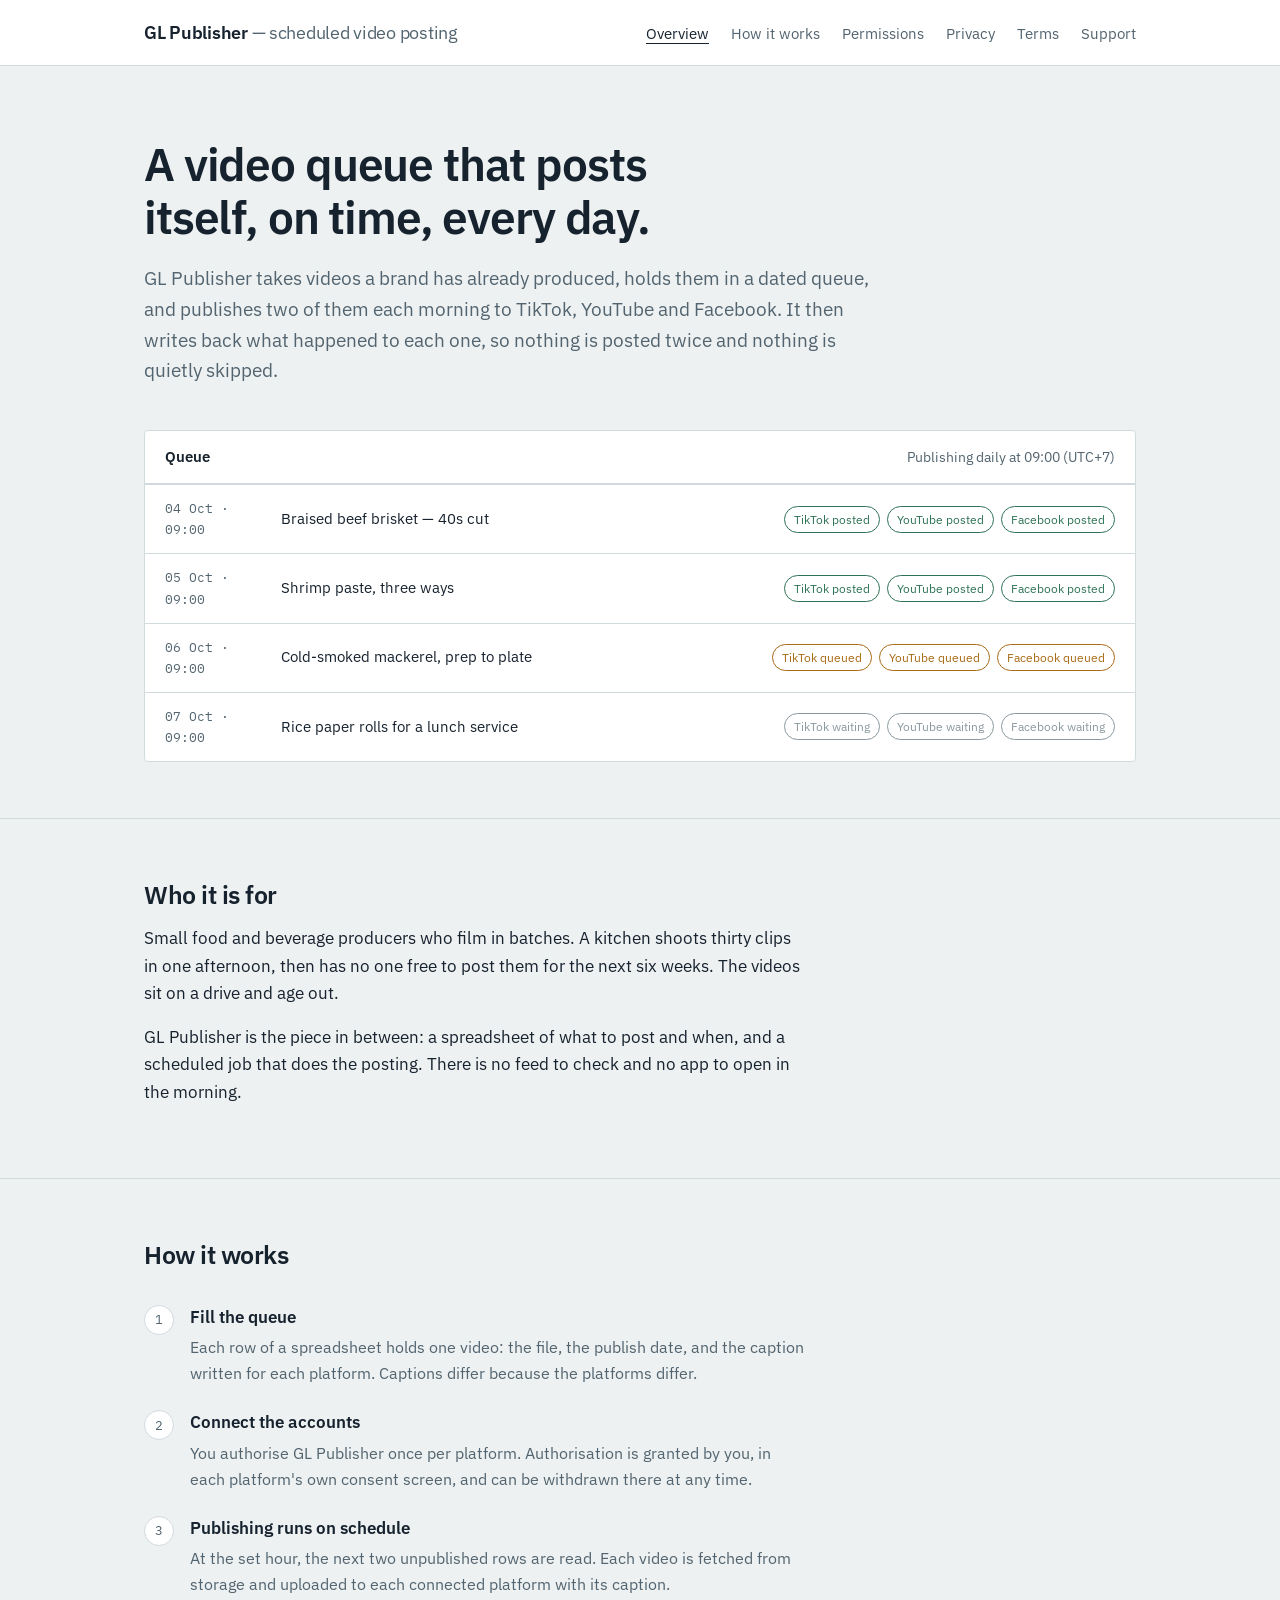
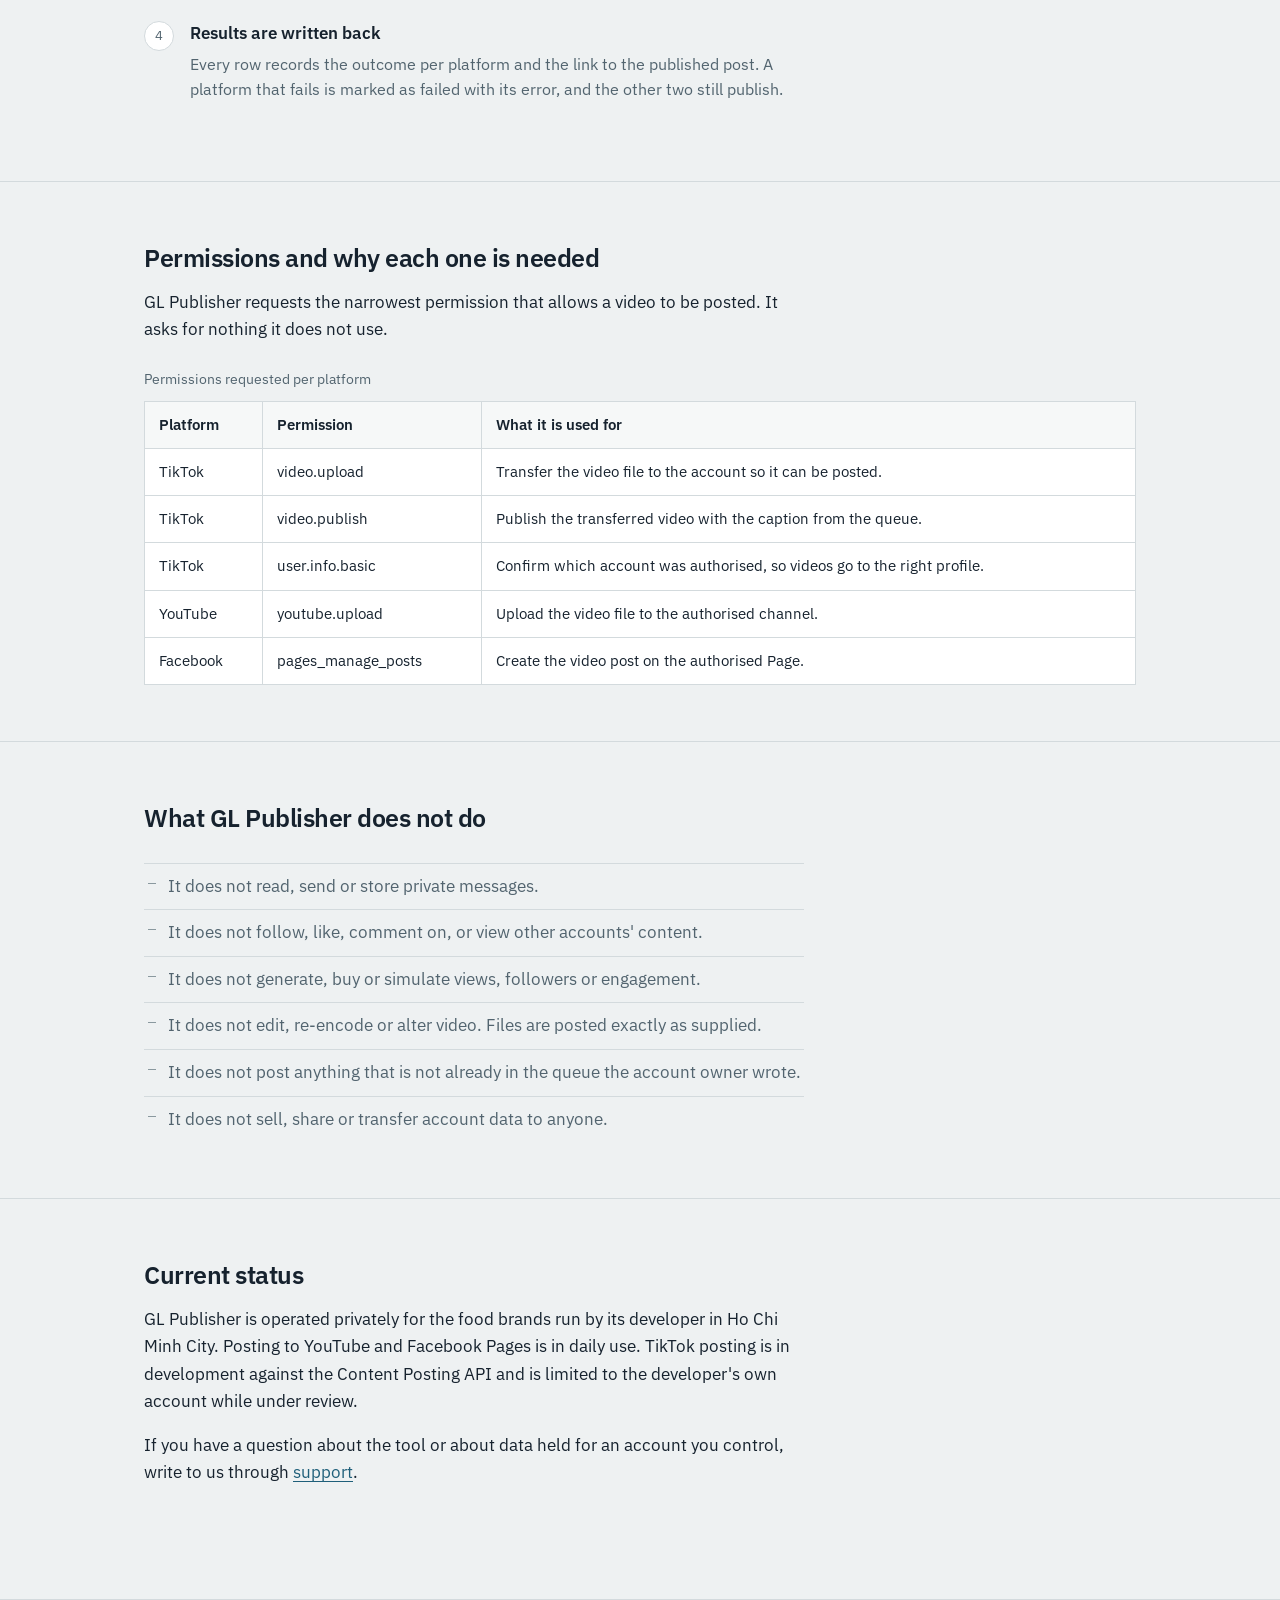
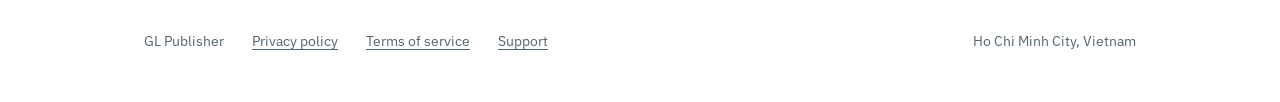
<file: index.html>
<!DOCTYPE html>
<html lang="en">
<head>
<meta charset="utf-8">
<meta name="viewport" content="width=device-width, initial-scale=1">
<title>GL Publisher — scheduled video posting for small brands</title>
<meta name="description" content="GL Publisher posts a brand's own pre-made videos to TikTok, YouTube and Facebook on a fixed daily schedule, and records the result of every post.">
<link rel="preconnect" href="https://fonts.googleapis.com">
<link rel="preconnect" href="https://fonts.gstatic.com" crossorigin>
<link href="https://fonts.googleapis.com/css2?family=IBM+Plex+Mono:wght@400&family=IBM+Plex+Sans:wght@400;600&display=swap" rel="stylesheet">
<link rel="stylesheet" href="style.css">
</head>
<body>

<header class="masthead">
  <div class="wrap">
    <a class="brand" href="index.html">GL Publisher <span>— scheduled video posting</span></a>
    <nav class="nav" aria-label="Main">
      <a href="index.html" aria-current="page">Overview</a>
      <a href="#how">How it works</a>
      <a href="#permissions">Permissions</a>
      <a href="privacy.html">Privacy</a>
      <a href="terms.html">Terms</a>
      <a href="support.html">Support</a>
    </nav>
  </div>
</header>

<main>

<div class="hero">
  <div class="wrap">
    <h1>A video queue that posts itself, on time, every day.</h1>
    <p class="lede">GL Publisher takes videos a brand has already produced, holds them in a dated queue, and publishes two of them each morning to TikTok, YouTube and Facebook. It then writes back what happened to each one, so nothing is posted twice and nothing is quietly skipped.</p>

    <div class="strip">
      <div class="strip-head">
        <h2>Queue</h2>
        <p>Publishing daily at 09:00 (UTC+7)</p>
      </div>
      <div class="row">
        <time datetime="2026-10-04T09:00">04 Oct · 09:00</time>
        <div class="title">Braised beef brisket — 40s cut</div>
        <div class="chips"><span class="chip posted">TikTok posted</span><span class="chip posted">YouTube posted</span><span class="chip posted">Facebook posted</span></div>
      </div>
      <div class="row">
        <time datetime="2026-10-05T09:00">05 Oct · 09:00</time>
        <div class="title">Shrimp paste, three ways</div>
        <div class="chips"><span class="chip posted">TikTok posted</span><span class="chip posted">YouTube posted</span><span class="chip posted">Facebook posted</span></div>
      </div>
      <div class="row">
        <time datetime="2026-10-06T09:00">06 Oct · 09:00</time>
        <div class="title">Cold-smoked mackerel, prep to plate</div>
        <div class="chips"><span class="chip queued">TikTok queued</span><span class="chip queued">YouTube queued</span><span class="chip queued">Facebook queued</span></div>
      </div>
      <div class="row">
        <time datetime="2026-10-07T09:00">07 Oct · 09:00</time>
        <div class="title">Rice paper rolls for a lunch service</div>
        <div class="chips"><span class="chip idle">TikTok waiting</span><span class="chip idle">YouTube waiting</span><span class="chip idle">Facebook waiting</span></div>
      </div>
    </div>
  </div>
</div>

<section id="who">
  <div class="wrap">
    <h2>Who it is for</h2>
    <p>Small food and beverage producers who film in batches. A kitchen shoots thirty clips in one afternoon, then has no one free to post them for the next six weeks. The videos sit on a drive and age out.</p>
    <p>GL Publisher is the piece in between: a spreadsheet of what to post and when, and a scheduled job that does the posting. There is no feed to check and no app to open in the morning.</p>
  </div>
</section>

<section id="how">
  <div class="wrap">
    <h2>How it works</h2>
    <ol class="steps">
      <li>
        <h3>Fill the queue</h3>
        <p>Each row of a spreadsheet holds one video: the file, the publish date, and the caption written for each platform. Captions differ because the platforms differ.</p>
      </li>
      <li>
        <h3>Connect the accounts</h3>
        <p>You authorise GL Publisher once per platform. Authorisation is granted by you, in each platform's own consent screen, and can be withdrawn there at any time.</p>
      </li>
      <li>
        <h3>Publishing runs on schedule</h3>
        <p>At the set hour, the next two unpublished rows are read. Each video is fetched from storage and uploaded to each connected platform with its caption.</p>
      </li>
      <li>
        <h3>Results are written back</h3>
        <p>Every row records the outcome per platform and the link to the published post. A platform that fails is marked as failed with its error, and the other two still publish.</p>
      </li>
    </ol>
  </div>
</section>

<section id="permissions">
  <div class="wrap">
    <h2>Permissions and why each one is needed</h2>
    <p>GL Publisher requests the narrowest permission that allows a video to be posted. It asks for nothing it does not use.</p>

    <table>
      <caption>Permissions requested per platform</caption>
      <thead>
        <tr><th scope="col">Platform</th><th scope="col">Permission</th><th scope="col">What it is used for</th></tr>
      </thead>
      <tbody>
        <tr><td>TikTok</td><td>video.upload</td><td>Transfer the video file to the account so it can be posted.</td></tr>
        <tr><td>TikTok</td><td>video.publish</td><td>Publish the transferred video with the caption from the queue.</td></tr>
        <tr><td>TikTok</td><td>user.info.basic</td><td>Confirm which account was authorised, so videos go to the right profile.</td></tr>
        <tr><td>YouTube</td><td>youtube.upload</td><td>Upload the video file to the authorised channel.</td></tr>
        <tr><td>Facebook</td><td>pages_manage_posts</td><td>Create the video post on the authorised Page.</td></tr>
      </tbody>
    </table>
  </div>
</section>

<section id="limits">
  <div class="wrap">
    <h2>What GL Publisher does not do</h2>
    <ul class="plain">
      <li>It does not read, send or store private messages.</li>
      <li>It does not follow, like, comment on, or view other accounts' content.</li>
      <li>It does not generate, buy or simulate views, followers or engagement.</li>
      <li>It does not edit, re-encode or alter video. Files are posted exactly as supplied.</li>
      <li>It does not post anything that is not already in the queue the account owner wrote.</li>
      <li>It does not sell, share or transfer account data to anyone.</li>
    </ul>
  </div>
</section>

<section id="status">
  <div class="wrap">
    <h2>Current status</h2>
    <p>GL Publisher is operated privately for the food brands run by its developer in Ho Chi Minh City. Posting to YouTube and Facebook Pages is in daily use. TikTok posting is in development against the Content Posting API and is limited to the developer's own account while under review.</p>
    <p>If you have a question about the tool or about data held for an account you control, write to us through <a href="support.html">support</a>.</p>
  </div>
</section>

</main>

<footer>
  <div class="wrap">
    <span>GL Publisher</span>
    <a href="privacy.html">Privacy policy</a>
    <a href="terms.html">Terms of service</a>
    <a href="support.html">Support</a>
    <span class="sep">Ho Chi Minh City, Vietnam</span>
  </div>
</footer>

</body>
</html>
</file>
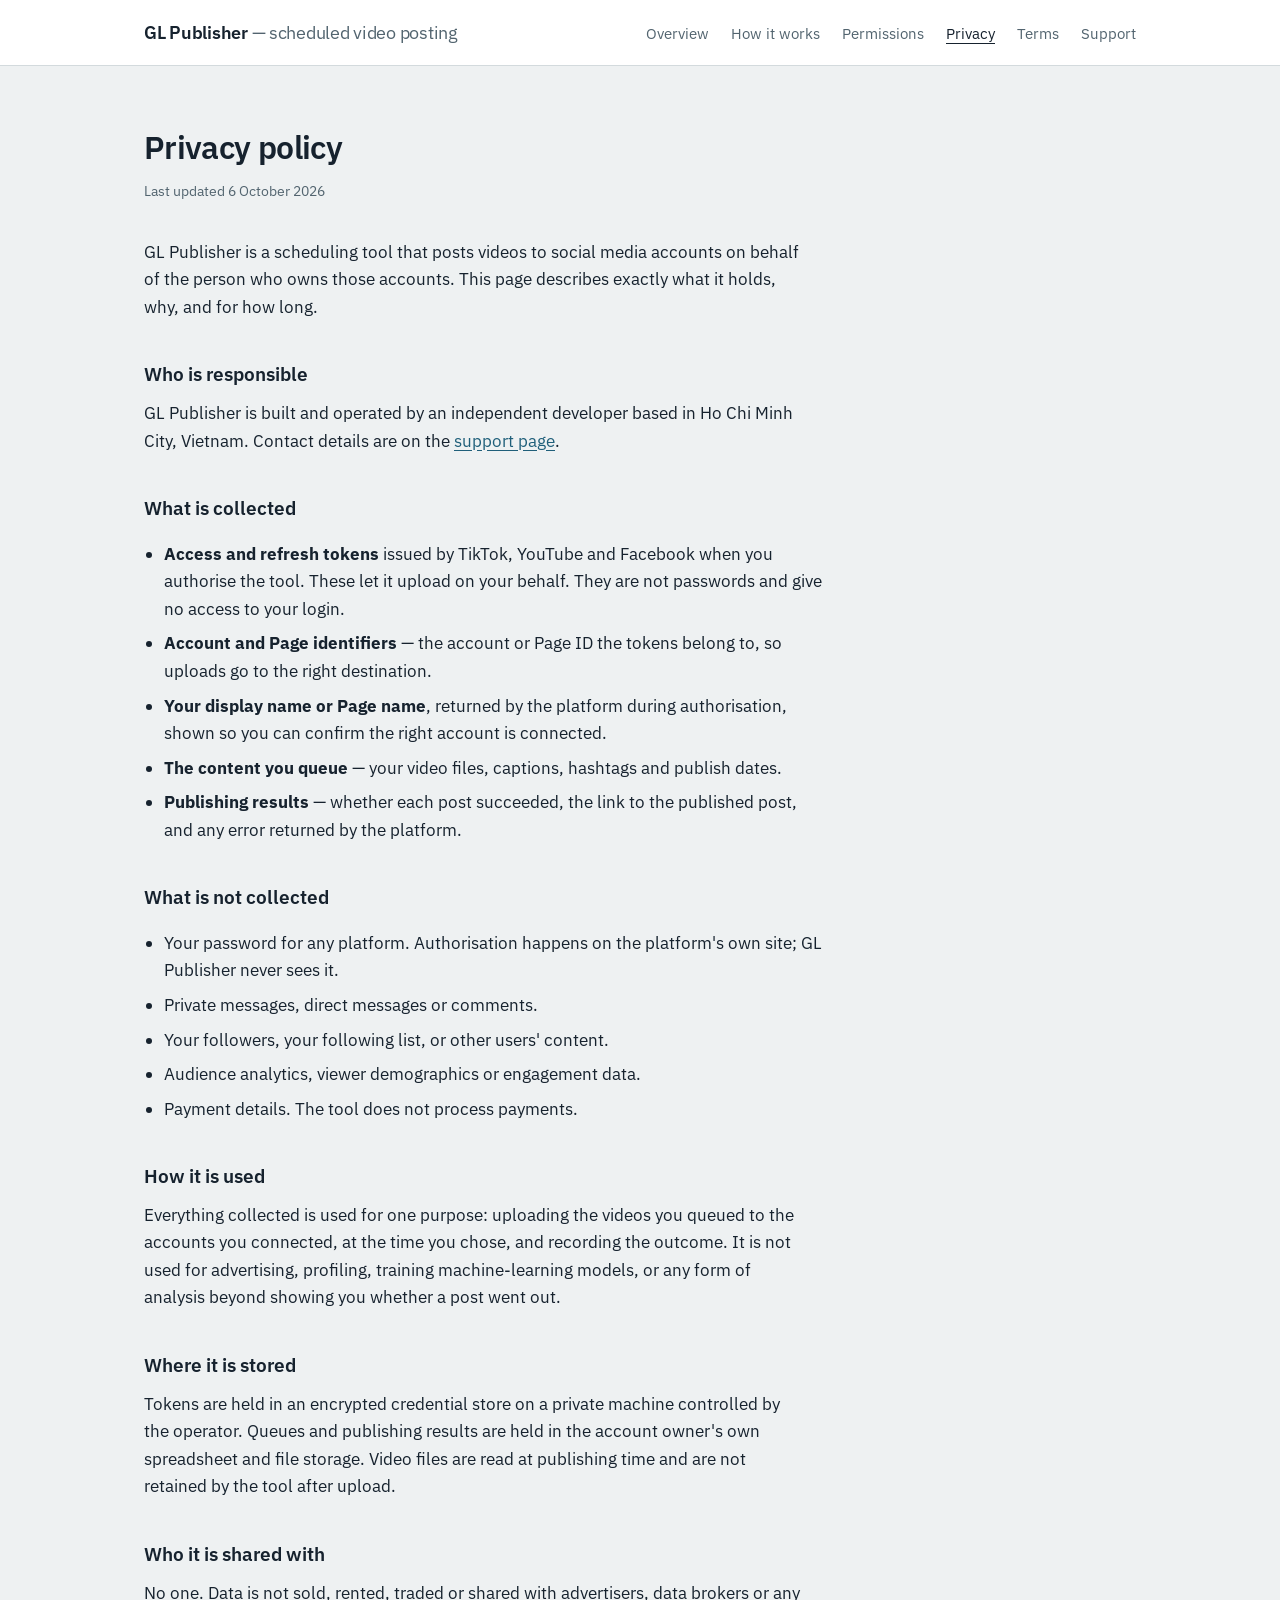
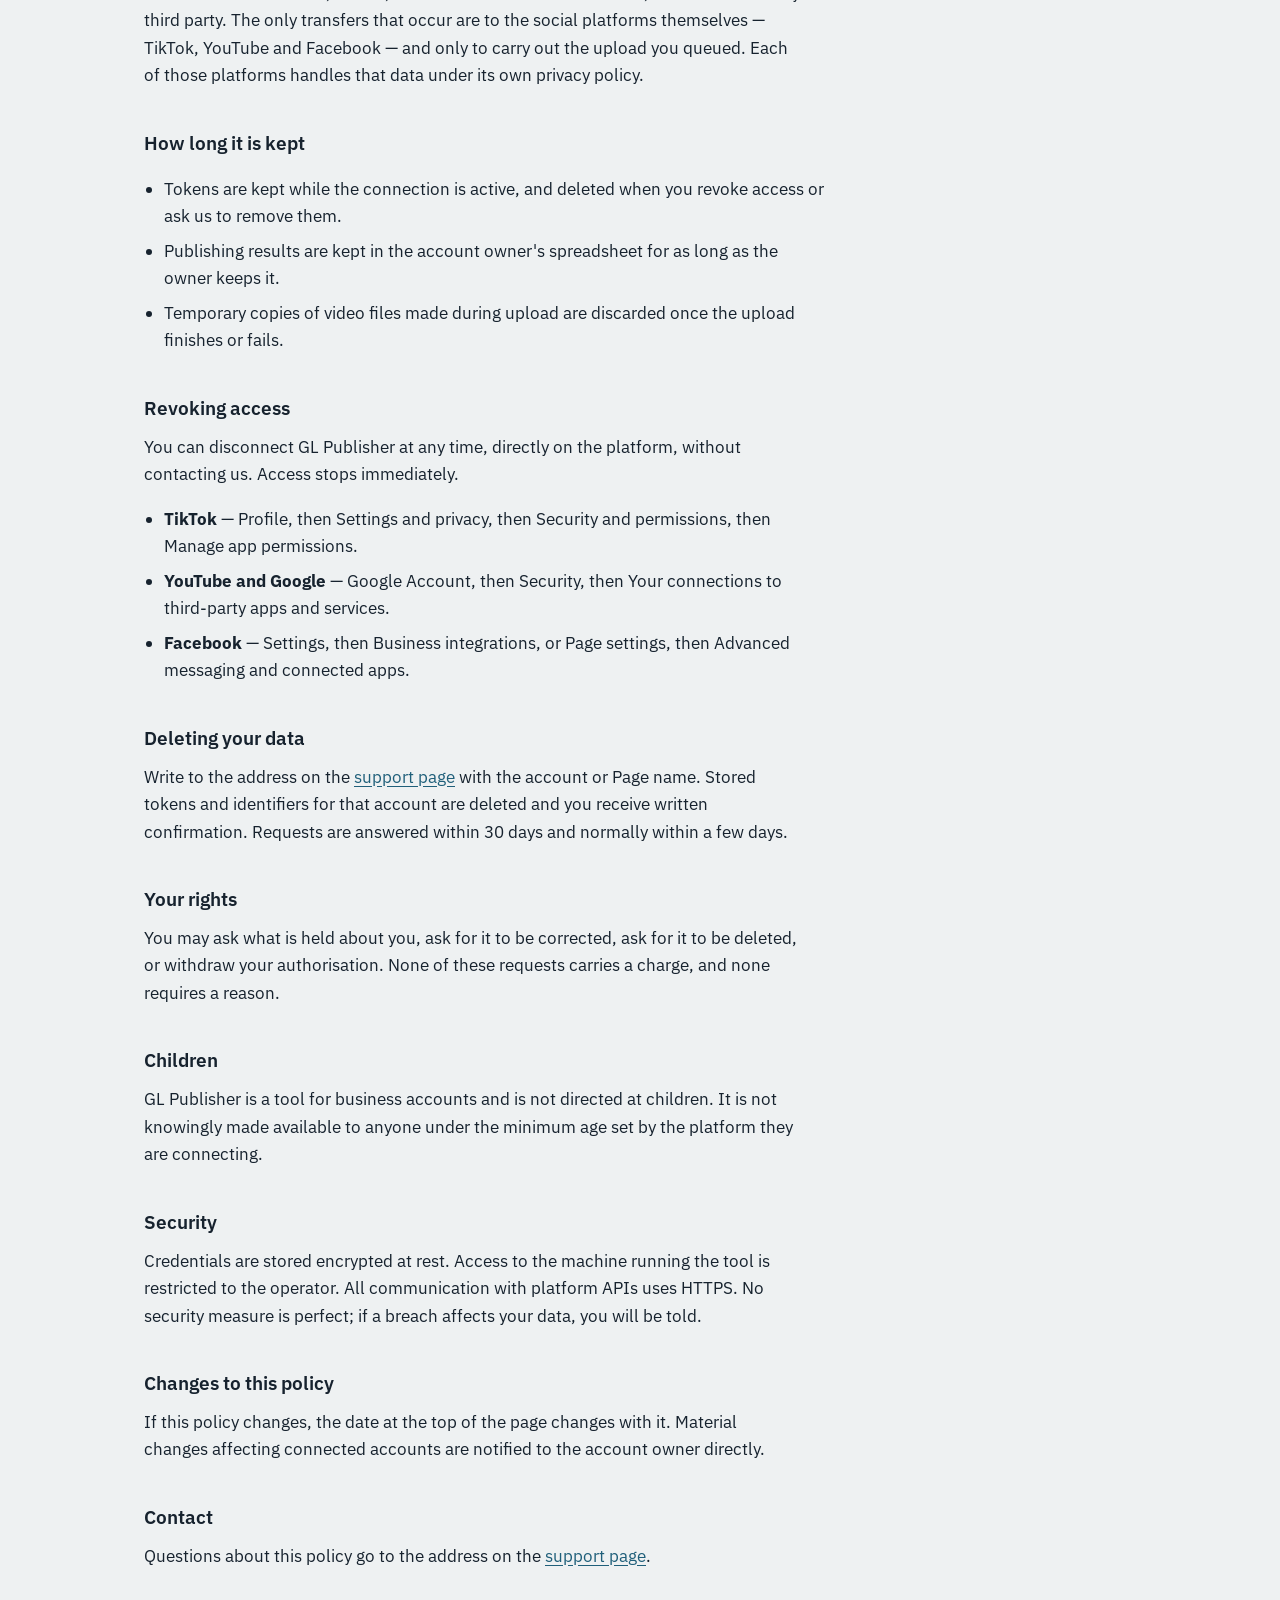
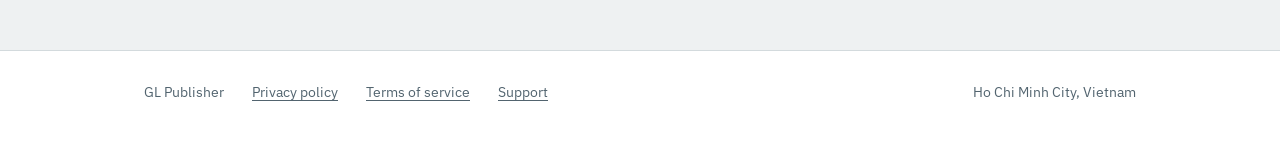
<file: privacy.html>
<!DOCTYPE html>
<html lang="en">
<head>
<meta charset="utf-8">
<meta name="viewport" content="width=device-width, initial-scale=1">
<title>Privacy policy — GL Publisher</title>
<meta name="description" content="What GL Publisher collects, how it is stored, how long it is kept, and how to revoke access or request deletion.">
<link rel="preconnect" href="https://fonts.googleapis.com">
<link rel="preconnect" href="https://fonts.gstatic.com" crossorigin>
<link href="https://fonts.googleapis.com/css2?family=IBM+Plex+Mono:wght@400&family=IBM+Plex+Sans:wght@400;600&display=swap" rel="stylesheet">
<link rel="stylesheet" href="style.css">
</head>
<body>

<header class="masthead">
  <div class="wrap">
    <a class="brand" href="index.html">GL Publisher <span>— scheduled video posting</span></a>
    <nav class="nav" aria-label="Main">
      <a href="index.html">Overview</a>
      <a href="index.html#how">How it works</a>
      <a href="index.html#permissions">Permissions</a>
      <a href="privacy.html" aria-current="page">Privacy</a>
      <a href="terms.html">Terms</a>
      <a href="support.html">Support</a>
    </nav>
  </div>
</header>

<main class="legal">
  <div class="wrap">
    <h1>Privacy policy</h1>
    <p class="updated">Last updated 6 October 2026</p>

    <p>GL Publisher is a scheduling tool that posts videos to social media accounts on behalf of the person who owns those accounts. This page describes exactly what it holds, why, and for how long.</p>

    <h2>Who is responsible</h2>
    <p>GL Publisher is built and operated by an independent developer based in Ho Chi Minh City, Vietnam. Contact details are on the <a href="support.html">support page</a>.</p>

    <h2>What is collected</h2>
    <ul>
      <li><strong>Access and refresh tokens</strong> issued by TikTok, YouTube and Facebook when you authorise the tool. These let it upload on your behalf. They are not passwords and give no access to your login.</li>
      <li><strong>Account and Page identifiers</strong> — the account or Page ID the tokens belong to, so uploads go to the right destination.</li>
      <li><strong>Your display name or Page name</strong>, returned by the platform during authorisation, shown so you can confirm the right account is connected.</li>
      <li><strong>The content you queue</strong> — your video files, captions, hashtags and publish dates.</li>
      <li><strong>Publishing results</strong> — whether each post succeeded, the link to the published post, and any error returned by the platform.</li>
    </ul>

    <h2>What is not collected</h2>
    <ul>
      <li>Your password for any platform. Authorisation happens on the platform's own site; GL Publisher never sees it.</li>
      <li>Private messages, direct messages or comments.</li>
      <li>Your followers, your following list, or other users' content.</li>
      <li>Audience analytics, viewer demographics or engagement data.</li>
      <li>Payment details. The tool does not process payments.</li>
    </ul>

    <h2>How it is used</h2>
    <p>Everything collected is used for one purpose: uploading the videos you queued to the accounts you connected, at the time you chose, and recording the outcome. It is not used for advertising, profiling, training machine-learning models, or any form of analysis beyond showing you whether a post went out.</p>

    <h2>Where it is stored</h2>
    <p>Tokens are held in an encrypted credential store on a private machine controlled by the operator. Queues and publishing results are held in the account owner's own spreadsheet and file storage. Video files are read at publishing time and are not retained by the tool after upload.</p>

    <h2>Who it is shared with</h2>
    <p>No one. Data is not sold, rented, traded or shared with advertisers, data brokers or any third party. The only transfers that occur are to the social platforms themselves — TikTok, YouTube and Facebook — and only to carry out the upload you queued. Each of those platforms handles that data under its own privacy policy.</p>

    <h2>How long it is kept</h2>
    <ul>
      <li>Tokens are kept while the connection is active, and deleted when you revoke access or ask us to remove them.</li>
      <li>Publishing results are kept in the account owner's spreadsheet for as long as the owner keeps it.</li>
      <li>Temporary copies of video files made during upload are discarded once the upload finishes or fails.</li>
    </ul>

    <h2>Revoking access</h2>
    <p>You can disconnect GL Publisher at any time, directly on the platform, without contacting us. Access stops immediately.</p>
    <ul>
      <li><strong>TikTok</strong> — Profile, then Settings and privacy, then Security and permissions, then Manage app permissions.</li>
      <li><strong>YouTube and Google</strong> — Google Account, then Security, then Your connections to third-party apps and services.</li>
      <li><strong>Facebook</strong> — Settings, then Business integrations, or Page settings, then Advanced messaging and connected apps.</li>
    </ul>

    <h2>Deleting your data</h2>
    <p>Write to the address on the <a href="support.html">support page</a> with the account or Page name. Stored tokens and identifiers for that account are deleted and you receive written confirmation. Requests are answered within 30 days and normally within a few days.</p>

    <h2>Your rights</h2>
    <p>You may ask what is held about you, ask for it to be corrected, ask for it to be deleted, or withdraw your authorisation. None of these requests carries a charge, and none requires a reason.</p>

    <h2>Children</h2>
    <p>GL Publisher is a tool for business accounts and is not directed at children. It is not knowingly made available to anyone under the minimum age set by the platform they are connecting.</p>

    <h2>Security</h2>
    <p>Credentials are stored encrypted at rest. Access to the machine running the tool is restricted to the operator. All communication with platform APIs uses HTTPS. No security measure is perfect; if a breach affects your data, you will be told.</p>

    <h2>Changes to this policy</h2>
    <p>If this policy changes, the date at the top of the page changes with it. Material changes affecting connected accounts are notified to the account owner directly.</p>

    <h2>Contact</h2>
    <p>Questions about this policy go to the address on the <a href="support.html">support page</a>.</p>
  </div>
</main>

<footer>
  <div class="wrap">
    <span>GL Publisher</span>
    <a href="privacy.html">Privacy policy</a>
    <a href="terms.html">Terms of service</a>
    <a href="support.html">Support</a>
    <span class="sep">Ho Chi Minh City, Vietnam</span>
  </div>
</footer>

</body>
</html>
</file>
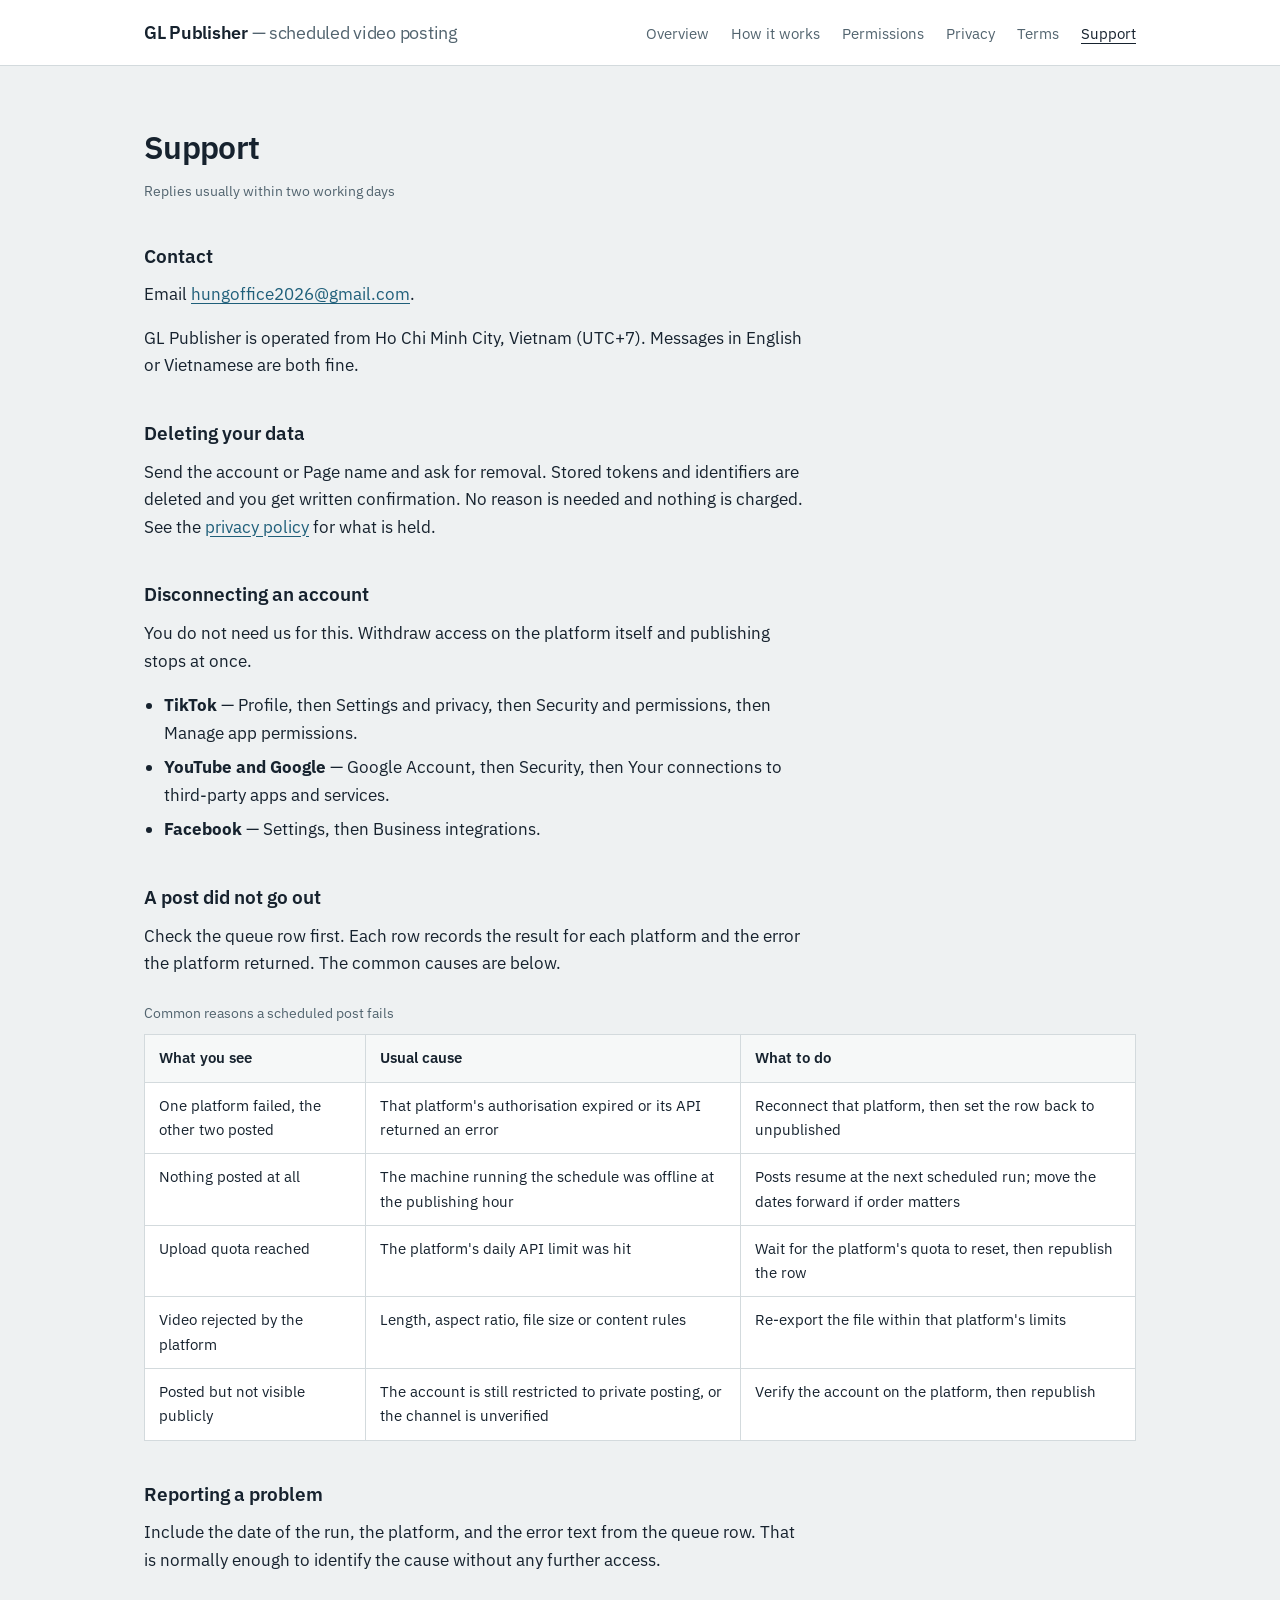
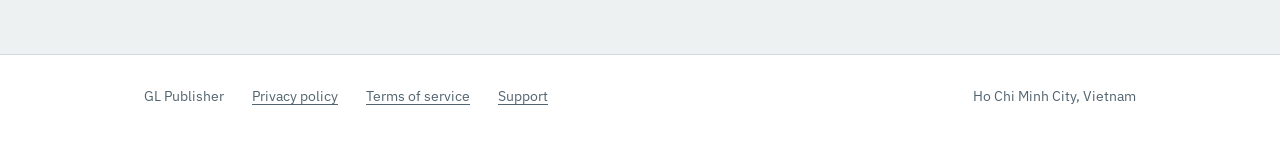
<file: support.html>
<!DOCTYPE html>
<html lang="en">
<head>
<meta charset="utf-8">
<meta name="viewport" content="width=device-width, initial-scale=1">
<title>Support — GL Publisher</title>
<meta name="description" content="How to contact GL Publisher, request data deletion, or troubleshoot a post that did not go out.">
<link rel="preconnect" href="https://fonts.googleapis.com">
<link rel="preconnect" href="https://fonts.gstatic.com" crossorigin>
<link href="https://fonts.googleapis.com/css2?family=IBM+Plex+Mono:wght@400&family=IBM+Plex+Sans:wght@400;600&display=swap" rel="stylesheet">
<link rel="stylesheet" href="style.css">
</head>
<body>

<header class="masthead">
  <div class="wrap">
    <a class="brand" href="index.html">GL Publisher <span>— scheduled video posting</span></a>
    <nav class="nav" aria-label="Main">
      <a href="index.html">Overview</a>
      <a href="index.html#how">How it works</a>
      <a href="index.html#permissions">Permissions</a>
      <a href="privacy.html">Privacy</a>
      <a href="terms.html">Terms</a>
      <a href="support.html" aria-current="page">Support</a>
    </nav>
  </div>
</header>

<main class="legal">
  <div class="wrap">
    <h1>Support</h1>
    <p class="updated">Replies usually within two working days</p>

    <h2>Contact</h2>
    <p>Email <a href="mailto:hungoffice2026@gmail.com">hungoffice2026@gmail.com</a>.</p>
    <p>GL Publisher is operated from Ho Chi Minh City, Vietnam (UTC+7). Messages in English or Vietnamese are both fine.</p>

    <h2>Deleting your data</h2>
    <p>Send the account or Page name and ask for removal. Stored tokens and identifiers are deleted and you get written confirmation. No reason is needed and nothing is charged. See the <a href="privacy.html">privacy policy</a> for what is held.</p>

    <h2>Disconnecting an account</h2>
    <p>You do not need us for this. Withdraw access on the platform itself and publishing stops at once.</p>
    <ul>
      <li><strong>TikTok</strong> — Profile, then Settings and privacy, then Security and permissions, then Manage app permissions.</li>
      <li><strong>YouTube and Google</strong> — Google Account, then Security, then Your connections to third-party apps and services.</li>
      <li><strong>Facebook</strong> — Settings, then Business integrations.</li>
    </ul>

    <h2>A post did not go out</h2>
    <p>Check the queue row first. Each row records the result for each platform and the error the platform returned. The common causes are below.</p>

    <table>
      <caption>Common reasons a scheduled post fails</caption>
      <thead>
        <tr><th scope="col">What you see</th><th scope="col">Usual cause</th><th scope="col">What to do</th></tr>
      </thead>
      <tbody>
        <tr><td>One platform failed, the other two posted</td><td>That platform's authorisation expired or its API returned an error</td><td>Reconnect that platform, then set the row back to unpublished</td></tr>
        <tr><td>Nothing posted at all</td><td>The machine running the schedule was offline at the publishing hour</td><td>Posts resume at the next scheduled run; move the dates forward if order matters</td></tr>
        <tr><td>Upload quota reached</td><td>The platform's daily API limit was hit</td><td>Wait for the platform's quota to reset, then republish the row</td></tr>
        <tr><td>Video rejected by the platform</td><td>Length, aspect ratio, file size or content rules</td><td>Re-export the file within that platform's limits</td></tr>
        <tr><td>Posted but not visible publicly</td><td>The account is still restricted to private posting, or the channel is unverified</td><td>Verify the account on the platform, then republish</td></tr>
      </tbody>
    </table>

    <h2>Reporting a problem</h2>
    <p>Include the date of the run, the platform, and the error text from the queue row. That is normally enough to identify the cause without any further access.</p>
  </div>
</main>

<footer>
  <div class="wrap">
    <span>GL Publisher</span>
    <a href="privacy.html">Privacy policy</a>
    <a href="terms.html">Terms of service</a>
    <a href="support.html">Support</a>
    <span class="sep">Ho Chi Minh City, Vietnam</span>
  </div>
</footer>

</body>
</html>
</file>
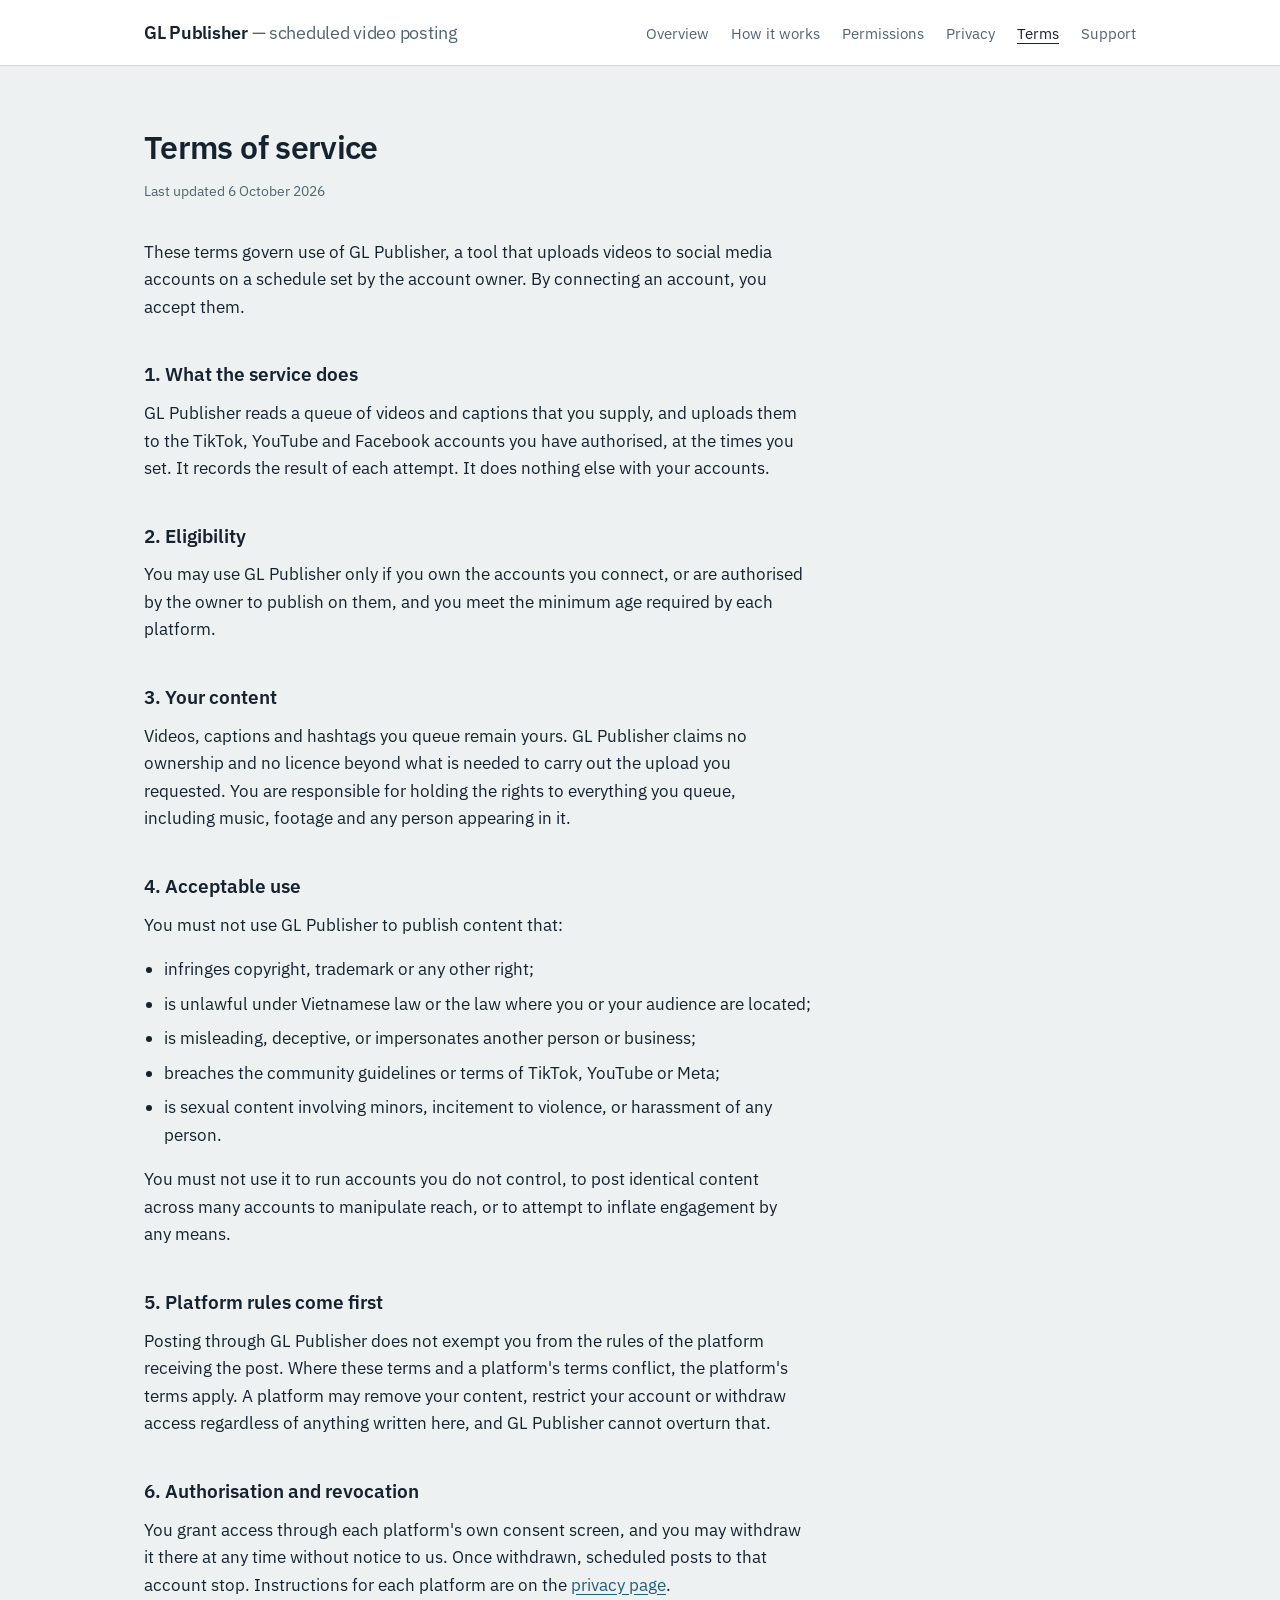
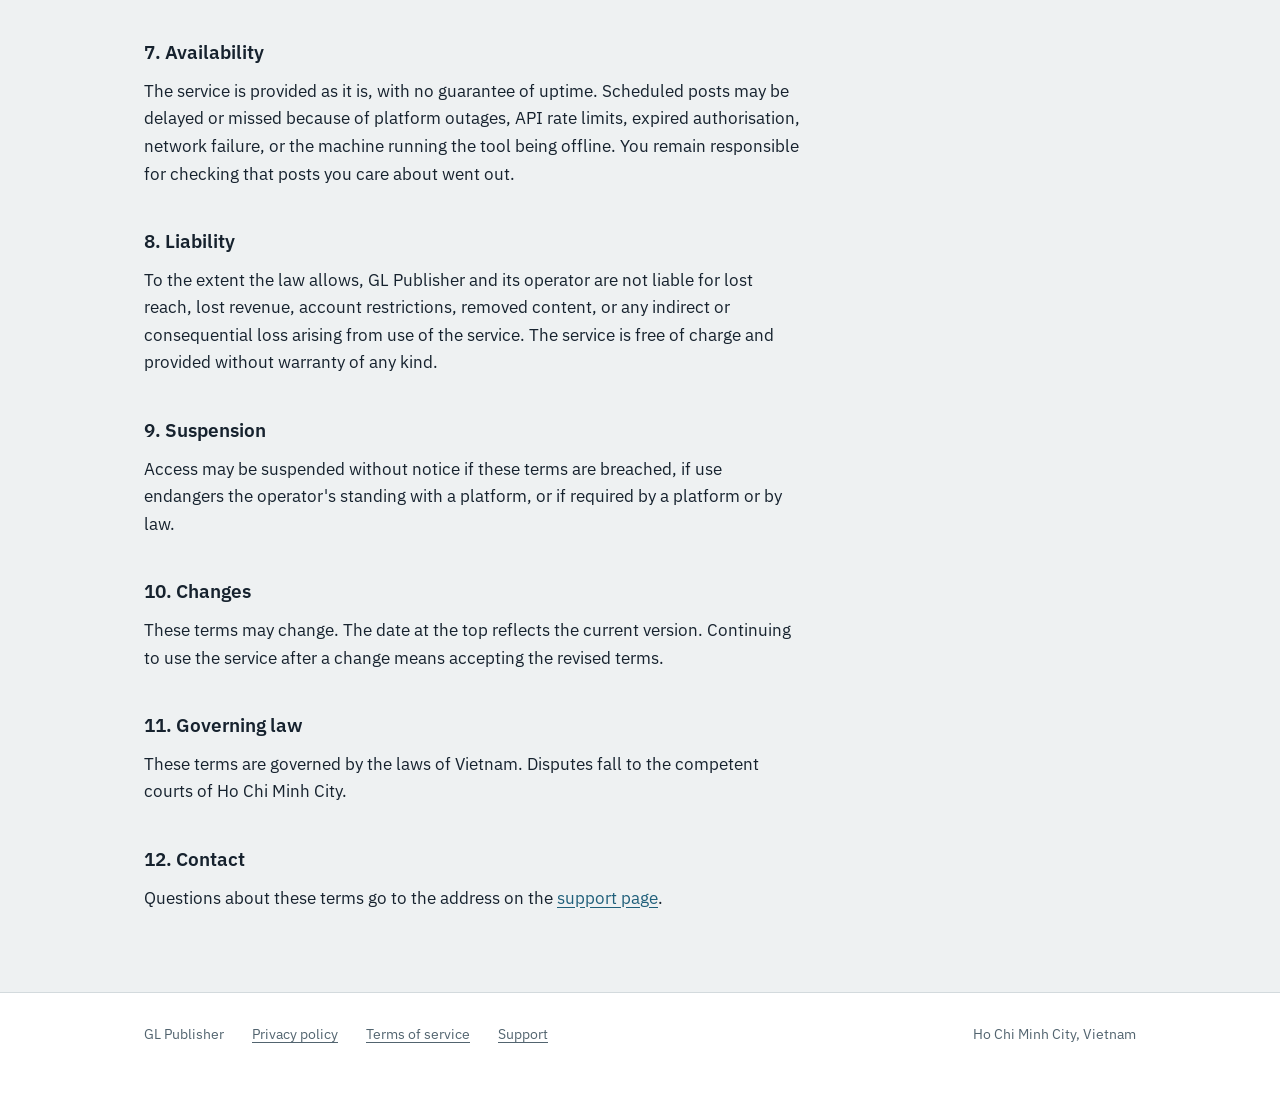
<file: terms.html>
<!DOCTYPE html>
<html lang="en">
<head>
<meta charset="utf-8">
<meta name="viewport" content="width=device-width, initial-scale=1">
<title>Terms of service — GL Publisher</title>
<meta name="description" content="The terms under which GL Publisher may be used, including acceptable use, platform rules, and content ownership.">
<link rel="preconnect" href="https://fonts.googleapis.com">
<link rel="preconnect" href="https://fonts.gstatic.com" crossorigin>
<link href="https://fonts.googleapis.com/css2?family=IBM+Plex+Mono:wght@400&family=IBM+Plex+Sans:wght@400;600&display=swap" rel="stylesheet">
<link rel="stylesheet" href="style.css">
</head>
<body>

<header class="masthead">
  <div class="wrap">
    <a class="brand" href="index.html">GL Publisher <span>— scheduled video posting</span></a>
    <nav class="nav" aria-label="Main">
      <a href="index.html">Overview</a>
      <a href="index.html#how">How it works</a>
      <a href="index.html#permissions">Permissions</a>
      <a href="privacy.html">Privacy</a>
      <a href="terms.html" aria-current="page">Terms</a>
      <a href="support.html">Support</a>
    </nav>
  </div>
</header>

<main class="legal">
  <div class="wrap">
    <h1>Terms of service</h1>
    <p class="updated">Last updated 6 October 2026</p>

    <p>These terms govern use of GL Publisher, a tool that uploads videos to social media accounts on a schedule set by the account owner. By connecting an account, you accept them.</p>

    <h2>1. What the service does</h2>
    <p>GL Publisher reads a queue of videos and captions that you supply, and uploads them to the TikTok, YouTube and Facebook accounts you have authorised, at the times you set. It records the result of each attempt. It does nothing else with your accounts.</p>

    <h2>2. Eligibility</h2>
    <p>You may use GL Publisher only if you own the accounts you connect, or are authorised by the owner to publish on them, and you meet the minimum age required by each platform.</p>

    <h2>3. Your content</h2>
    <p>Videos, captions and hashtags you queue remain yours. GL Publisher claims no ownership and no licence beyond what is needed to carry out the upload you requested. You are responsible for holding the rights to everything you queue, including music, footage and any person appearing in it.</p>

    <h2>4. Acceptable use</h2>
    <p>You must not use GL Publisher to publish content that:</p>
    <ul>
      <li>infringes copyright, trademark or any other right;</li>
      <li>is unlawful under Vietnamese law or the law where you or your audience are located;</li>
      <li>is misleading, deceptive, or impersonates another person or business;</li>
      <li>breaches the community guidelines or terms of TikTok, YouTube or Meta;</li>
      <li>is sexual content involving minors, incitement to violence, or harassment of any person.</li>
    </ul>
    <p>You must not use it to run accounts you do not control, to post identical content across many accounts to manipulate reach, or to attempt to inflate engagement by any means.</p>

    <h2>5. Platform rules come first</h2>
    <p>Posting through GL Publisher does not exempt you from the rules of the platform receiving the post. Where these terms and a platform's terms conflict, the platform's terms apply. A platform may remove your content, restrict your account or withdraw access regardless of anything written here, and GL Publisher cannot overturn that.</p>

    <h2>6. Authorisation and revocation</h2>
    <p>You grant access through each platform's own consent screen, and you may withdraw it there at any time without notice to us. Once withdrawn, scheduled posts to that account stop. Instructions for each platform are on the <a href="privacy.html">privacy page</a>.</p>

    <h2>7. Availability</h2>
    <p>The service is provided as it is, with no guarantee of uptime. Scheduled posts may be delayed or missed because of platform outages, API rate limits, expired authorisation, network failure, or the machine running the tool being offline. You remain responsible for checking that posts you care about went out.</p>

    <h2>8. Liability</h2>
    <p>To the extent the law allows, GL Publisher and its operator are not liable for lost reach, lost revenue, account restrictions, removed content, or any indirect or consequential loss arising from use of the service. The service is free of charge and provided without warranty of any kind.</p>

    <h2>9. Suspension</h2>
    <p>Access may be suspended without notice if these terms are breached, if use endangers the operator's standing with a platform, or if required by a platform or by law.</p>

    <h2>10. Changes</h2>
    <p>These terms may change. The date at the top reflects the current version. Continuing to use the service after a change means accepting the revised terms.</p>

    <h2>11. Governing law</h2>
    <p>These terms are governed by the laws of Vietnam. Disputes fall to the competent courts of Ho Chi Minh City.</p>

    <h2>12. Contact</h2>
    <p>Questions about these terms go to the address on the <a href="support.html">support page</a>.</p>
  </div>
</main>

<footer>
  <div class="wrap">
    <span>GL Publisher</span>
    <a href="privacy.html">Privacy policy</a>
    <a href="terms.html">Terms of service</a>
    <a href="support.html">Support</a>
    <span class="sep">Ho Chi Minh City, Vietnam</span>
  </div>
</footer>

</body>
</html>
</file>
<file: style.css>
:root{
  --ink:#16222E;
  --ink-soft:#52646F;
  --paper:#EEF1F2;
  --card:#FFFFFF;
  --rule:#D3DADD;
  --posted:#2E7355;
  --queued:#A86A14;
  --idle:#8A999F;
  --focus:#1F5F7A;
  --wrap:1040px;
  --read:66ch;
}

*{box-sizing:border-box}

html{-webkit-text-size-adjust:100%}

body{
  margin:0;
  background:var(--paper);
  color:var(--ink);
  font-family:"IBM Plex Sans","Segoe UI",system-ui,-apple-system,sans-serif;
  font-size:17px;
  line-height:1.62;
}

.wrap{max-width:var(--wrap);margin:0 auto;padding:0 24px}

a{color:var(--focus);text-decoration:underline;text-underline-offset:3px}
a:hover{text-decoration-thickness:2px}
a:focus-visible,button:focus-visible{outline:2px solid var(--focus);outline-offset:3px}

/* ---------- masthead ---------- */
.masthead{border-bottom:1px solid var(--rule);background:var(--card)}
.masthead .wrap{display:flex;flex-wrap:wrap;gap:20px 32px;align-items:baseline;padding-top:18px;padding-bottom:18px}

.brand{
  font-size:18px;font-weight:600;letter-spacing:-0.015em;
  color:var(--ink);text-decoration:none;margin-right:auto;
}
.brand span{color:var(--ink-soft);font-weight:400}

.nav{display:flex;flex-wrap:wrap;gap:22px;font-size:15px}
.nav a{color:var(--ink-soft);text-decoration:none}
.nav a:hover,.nav a[aria-current="page"]{color:var(--ink);text-decoration:underline;text-underline-offset:4px}

/* ---------- hero ---------- */
.hero{padding:72px 0 56px}
.hero h1{
  margin:0 0 20px;
  font-size:clamp(30px,4.6vw,46px);
  line-height:1.14;
  letter-spacing:-0.025em;
  font-weight:600;
  max-width:19ch;
}
.lede{margin:0;max-width:var(--read);font-size:19px;color:var(--ink-soft)}

/* ---------- schedule strip ---------- */
.strip{
  margin:44px 0 0;
  background:var(--card);
  border:1px solid var(--rule);
  border-radius:4px;
  overflow:hidden;
}
.strip-head{
  display:flex;justify-content:space-between;align-items:baseline;gap:16px;
  padding:14px 20px;border-bottom:1px solid var(--rule);
}
.strip-head h2{margin:0;font-size:15px;font-weight:600}
.strip-head p{margin:0;font-size:14px;color:var(--ink-soft)}

.row{
  display:grid;
  grid-template-columns:96px minmax(0,1fr) auto;
  gap:20px;align-items:center;
  padding:13px 20px;
  border-top:1px solid var(--rule);
}
.row:first-of-type{border-top:0}
.row time{
  font-family:"IBM Plex Mono",ui-monospace,Menlo,Consolas,monospace;
  font-size:13px;color:var(--ink-soft);font-variant-numeric:tabular-nums;
}
.row .title{min-width:0;overflow:hidden;text-overflow:ellipsis;white-space:nowrap;font-size:15px}
.chips{display:flex;gap:7px}
.chip{
  font-size:12px;padding:3px 9px;border-radius:999px;
  border:1px solid currentColor;white-space:nowrap;
}
.chip.posted{color:var(--posted)}
.chip.queued{color:var(--queued)}
.chip.idle{color:var(--idle)}

/* ---------- sections ---------- */
section{padding:56px 0;border-top:1px solid var(--rule)}
section h2{margin:0 0 10px;font-size:25px;letter-spacing:-0.02em;font-weight:600}
section > .wrap > p,section > .wrap > ul,section > .wrap > ol{max-width:var(--read)}
p{margin:0 0 16px}

.steps{margin:28px 0 0;padding:0;list-style:none;counter-reset:s;max-width:var(--read)}
.steps li{
  counter-increment:s;position:relative;
  padding:0 0 22px 46px;
}
.steps li::before{
  content:counter(s);position:absolute;left:0;top:1px;
  width:28px;height:28px;border:1px solid var(--rule);border-radius:50%;
  display:grid;place-items:center;font-size:13px;color:var(--ink-soft);background:var(--card);
}
.steps h3{margin:0 0 4px;font-size:17px;font-weight:600}
.steps p{margin:0;color:var(--ink-soft);font-size:16px}

table{border-collapse:collapse;width:100%;margin:24px 0 0;font-size:15px;background:var(--card)}
caption{text-align:left;font-size:14px;color:var(--ink-soft);padding:0 0 10px}
th,td{text-align:left;padding:11px 14px;border:1px solid var(--rule);vertical-align:top}
th{font-weight:600;background:#F6F8F8}

.plain{margin:24px 0 0;padding:0;list-style:none;max-width:var(--read)}
.plain li{padding:9px 0 9px 24px;border-top:1px solid var(--rule);position:relative;color:var(--ink-soft)}
.plain li::before{content:"";position:absolute;left:4px;top:19px;width:8px;height:1px;background:var(--idle)}

/* ---------- legal ---------- */
.legal{padding:56px 0 24px}
.legal h1{margin:0 0 6px;font-size:32px;letter-spacing:-0.02em;font-weight:600}
.legal .updated{margin:0 0 36px;font-size:14px;color:var(--ink-soft)}
.legal h2{margin:38px 0 10px;font-size:19px;font-weight:600;max-width:var(--read)}
.legal p,.legal li{max-width:var(--read)}
.legal ul{padding-left:20px}
.legal li{margin:0 0 7px}

/* ---------- footer ---------- */
footer{border-top:1px solid var(--rule);background:var(--card);padding:30px 0 50px;margin-top:40px}
footer .wrap{display:flex;flex-wrap:wrap;gap:12px 28px;align-items:baseline;font-size:14px;color:var(--ink-soft)}
footer a{color:var(--ink-soft)}
footer .sep{margin-left:auto}

@media (max-width:620px){
  body{font-size:16px}
  .hero{padding:48px 0 40px}
  .row{grid-template-columns:1fr;gap:8px}
  .chips{flex-wrap:wrap}
  footer .sep{margin-left:0;width:100%}
}

@media (prefers-reduced-motion:reduce){
  *{animation:none!important;transition:none!important}
}
</file>
